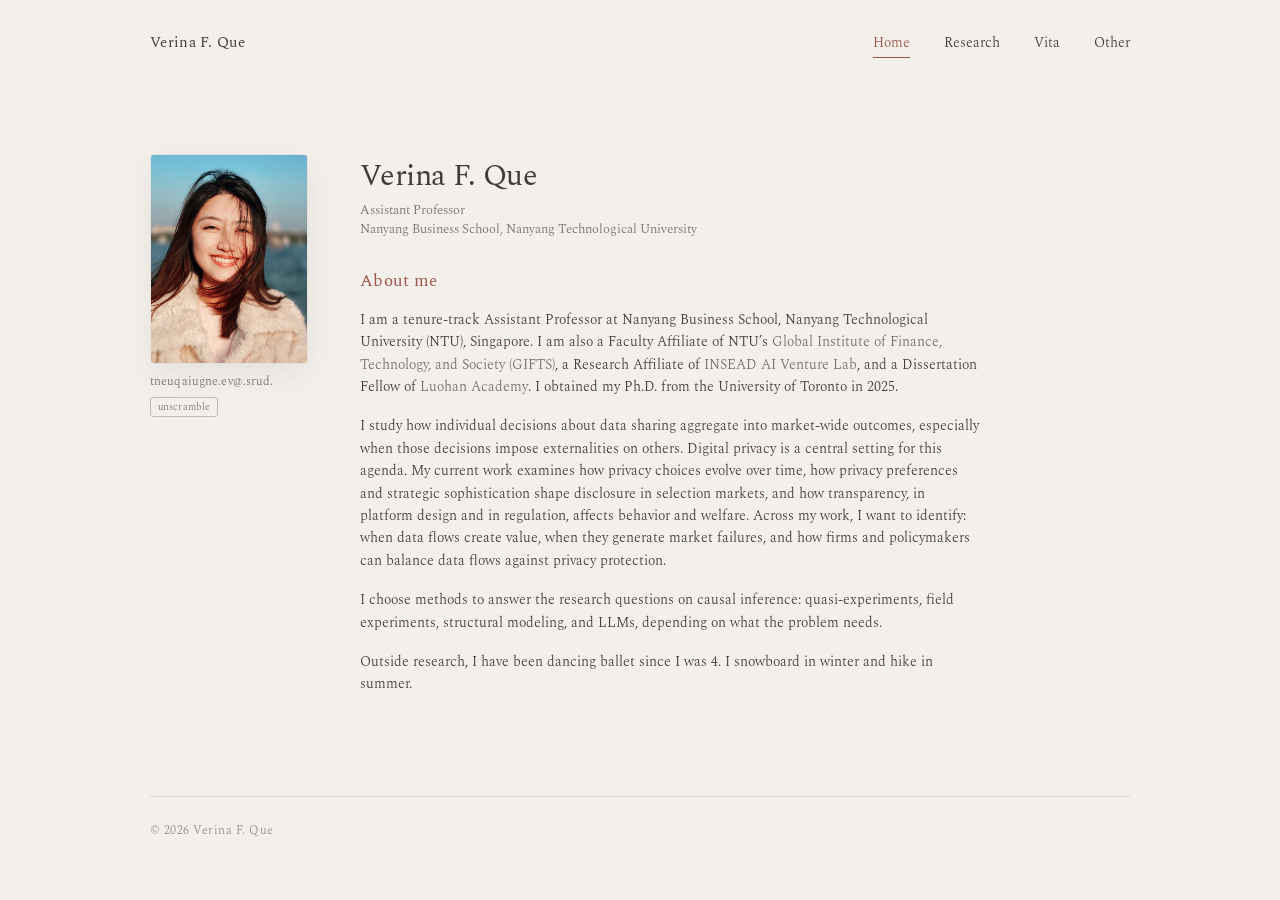
<file: index.html>
<!doctype html>
<html lang="en">
<head>
  <meta charset="utf-8">
  <meta name="viewport" content="width=device-width, initial-scale=1">
  <title>Verina F. Que</title>
  <meta name="description" content="Verina F. Que studies how data and digital technologies reshape markets, consumer welfare, and firm strategy, with particular expertise in digital privacy.">
  <meta name="author" content="Verina F. Que">
  <meta name="theme-color" content="#F3EFEB">
  <link rel="preconnect" href="https://fonts.googleapis.com">
  <link rel="preconnect" href="https://fonts.gstatic.com" crossorigin>
  <link href="https://fonts.googleapis.com/css2?family=Spectral:wght@300;400;500;600&amp;display=swap" rel="stylesheet">
  <link rel="stylesheet" href="assets/css/style.css">
</head>
<body>
  <a class="skip-link" href="#main-content">Skip to content</a>

  <header class="site-header">
    <div class="header-inner">
      <a class="site-mark" href="index.html">Verina F. Que</a>
      <nav class="site-nav" aria-label="Primary navigation">
        <a href="index.html" aria-current="page">Home</a>
        <a href="research.html">Research</a>
        <a href="vita.html">Vita</a>
        <a href="other.html">Other</a>
      </nav>
    </div>
  </header>

  <main class="site-main" id="main-content">
    <section class="home-grid" aria-labelledby="home-title">
      <figure class="portrait-frame">
        <img src="assets/images/verina-que.jpg" alt="Portrait of Verina F. Que by the riverside" width="1200" height="1600">
        <figcaption class="photo-email" aria-label="Email address">
          <span data-email-scramble><noscript>Please enable JavaScript to view email</noscript></span>
        </figcaption>
      </figure>

      <div class="home-intro">
        <h1 id="home-title">Verina F. Que</h1>
        <p class="affiliation">
          <span class="affiliation-role">Assistant Professor</span>
          <span class="affiliation-school">Nanyang Business School, Nanyang Technological University</span>
        </p>

        <h2 class="section-label">About me</h2>
        <p>I am a tenure-track Assistant Professor at Nanyang Business School, Nanyang Technological University (NTU), Singapore. I am also a Faculty Affiliate of NTU’s <a class="quiet-link" href="https://www.ntu.edu.sg/gifts/people" target="_blank" rel="noopener">Global Institute of Finance, Technology, and Society (GIFTS)</a>, a Research Affiliate of <a class="quiet-link" href="https://venture-lab.ai/#research" target="_blank" rel="noopener">INSEAD AI Venture Lab</a>, and a Dissertation Fellow of <a class="quiet-link" href="https://www.luohanacademy.com/en/community/disfellow/" target="_blank" rel="noopener">Luohan Academy</a>. I obtained my Ph.D. from the University of Toronto in 2025.</p>
        <p>I study how individual decisions about data sharing aggregate into market-wide outcomes, especially when those decisions impose externalities on others. Digital privacy is a central setting for this agenda. My current work examines how privacy choices evolve over time, how privacy preferences and strategic sophistication shape disclosure in selection markets, and how transparency, in platform design and in regulation, affects behavior and welfare. Across my work, I want to identify: when data flows create value, when they generate market failures, and how firms and policymakers can balance data flows against privacy protection.</p>
        <p>I choose methods to answer the research questions on causal inference: quasi-experiments, field experiments, structural modeling, and LLMs, depending on what the problem needs.</p>
        <p>Outside research, I have been dancing ballet since I was 4. I snowboard in winter and hike in summer.</p>
      </div>
    </section>
  </main>

  <footer class="site-footer">
    <p>© 2026 Verina F. Que</p>
  </footer>
  <script src="assets/js/site.js?v=20261125-email-plain"></script>
</body>
</html>
</file>
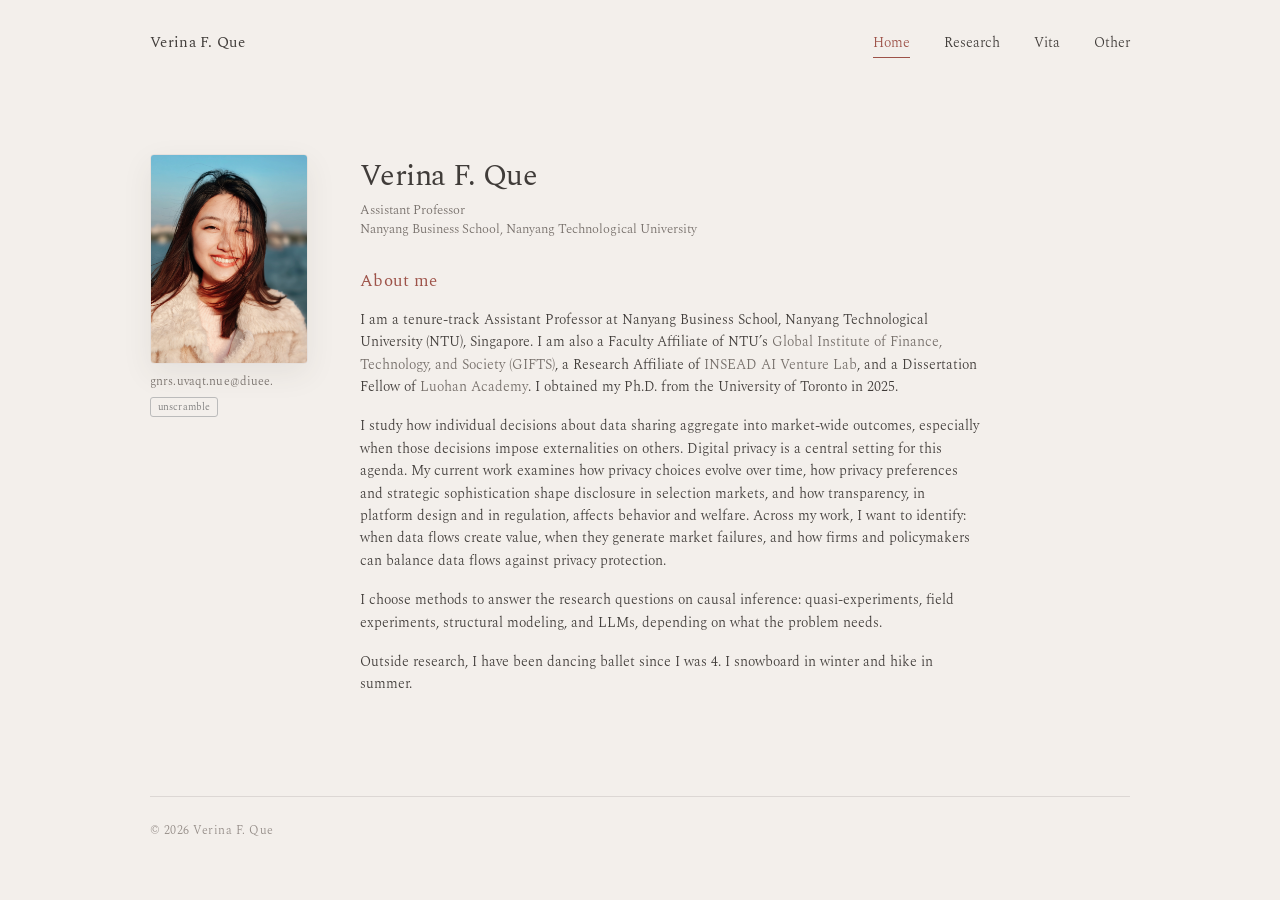
<file: home.html>
<!doctype html>
<html lang="en">
<head>
  <meta charset="utf-8">
  <meta name="viewport" content="width=device-width, initial-scale=1">
  <meta http-equiv="refresh" content="0; url=index.html">
  <title>Verina F. Que</title>
  <link rel="canonical" href="index.html">
</head>
<body>
  <p><a href="index.html">Continue to Home</a></p>
</body>
</html>
</file>
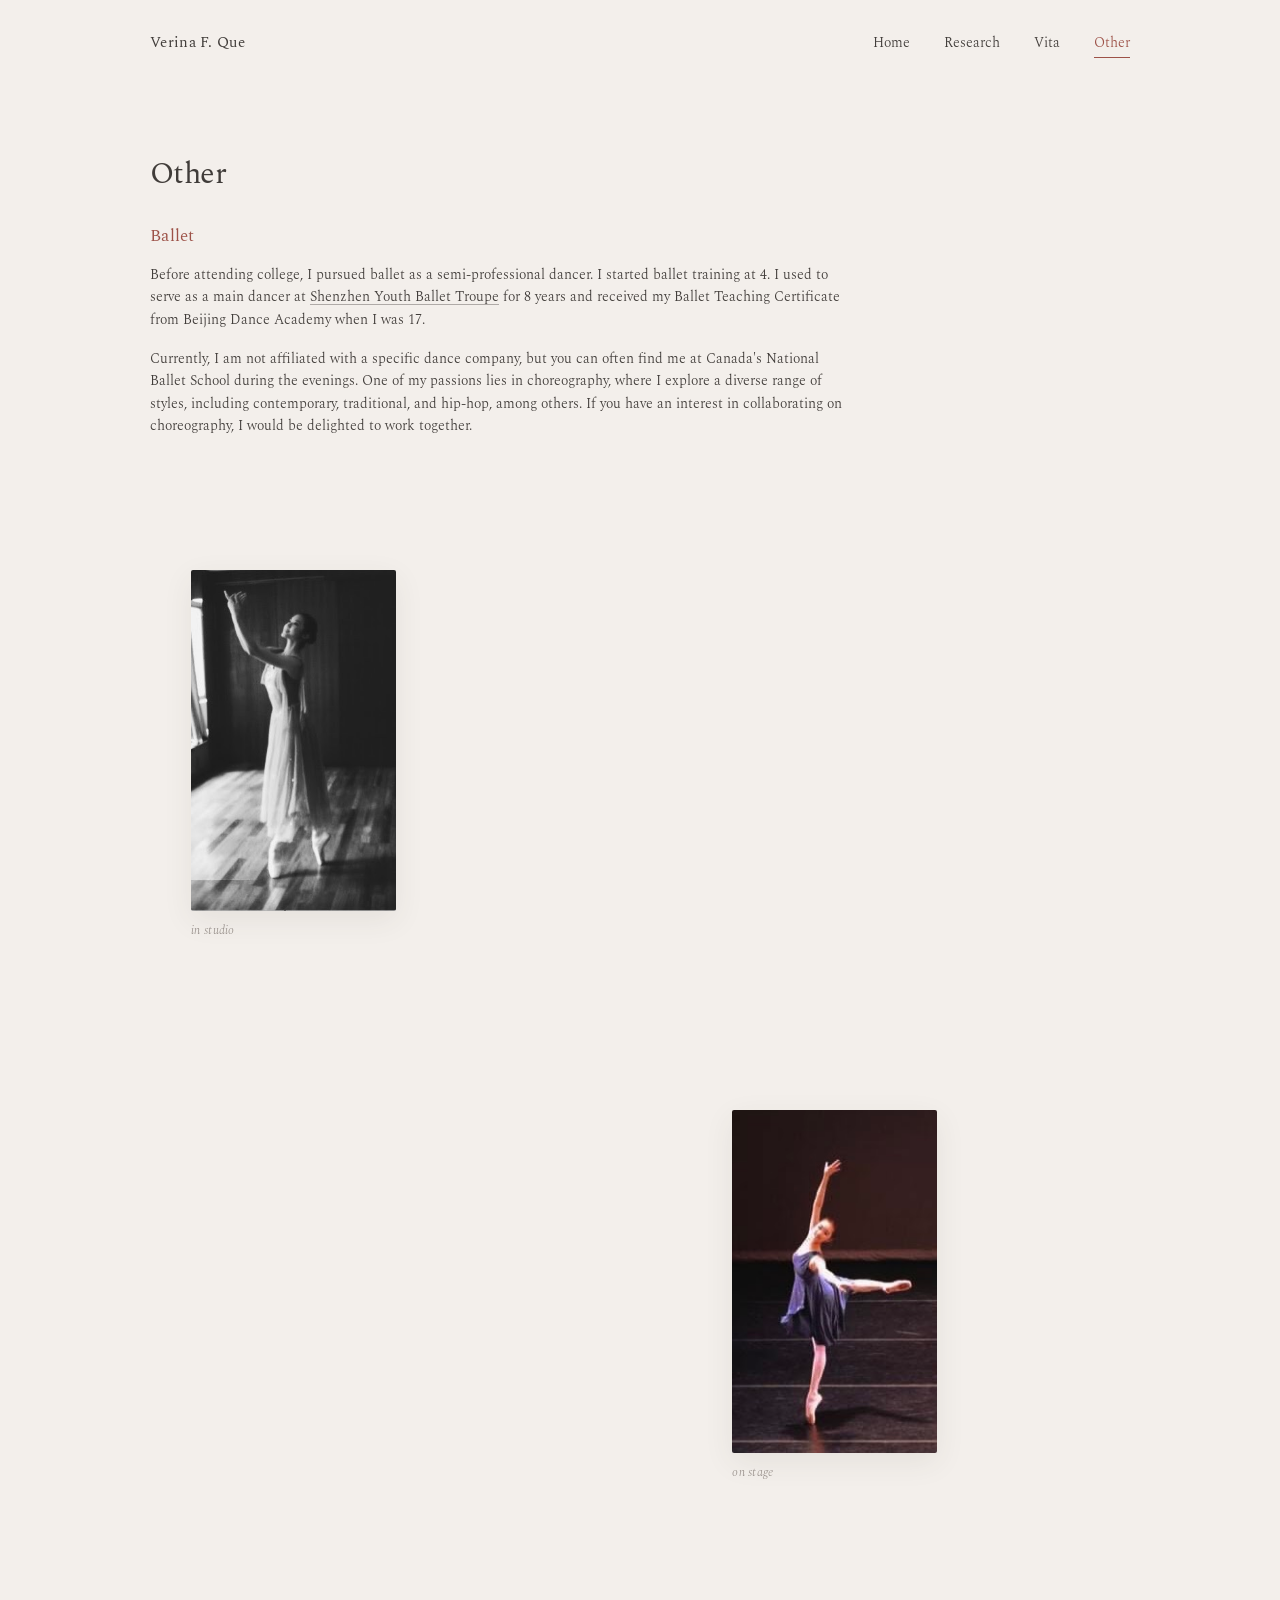
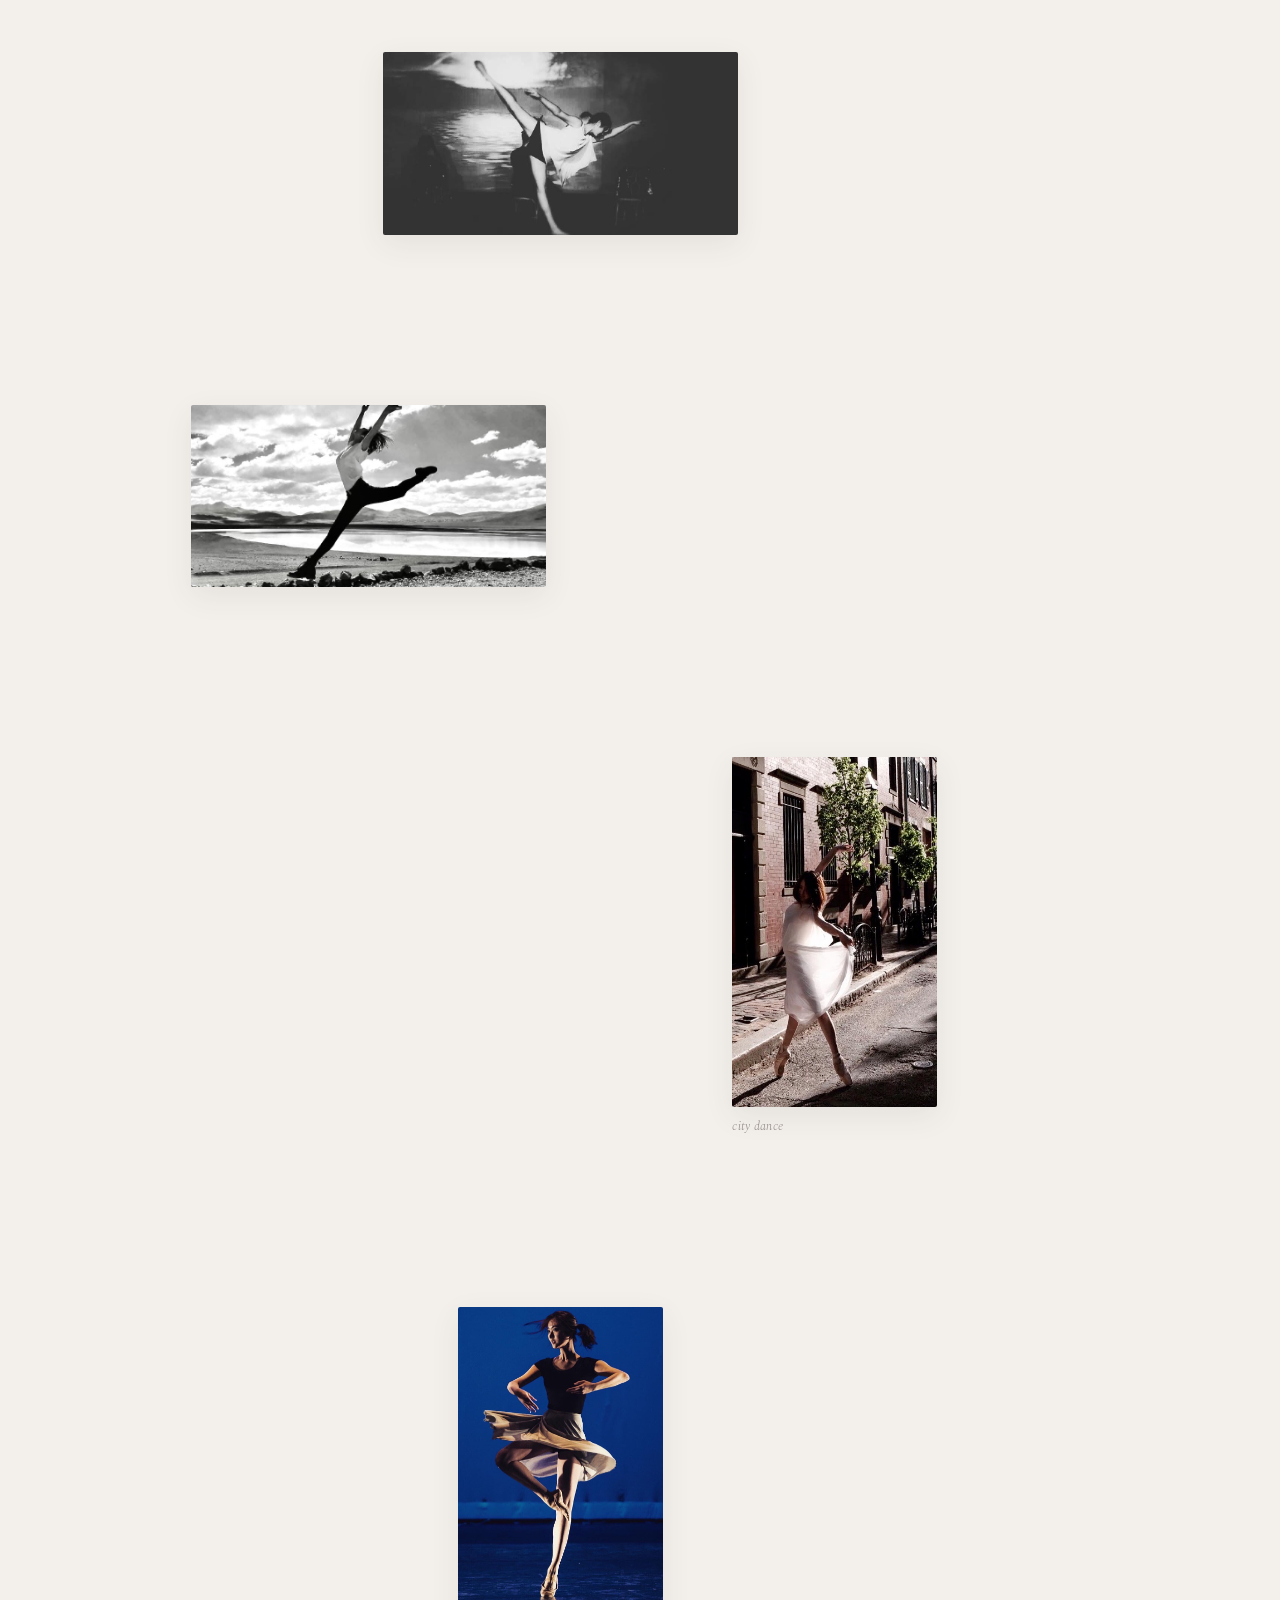
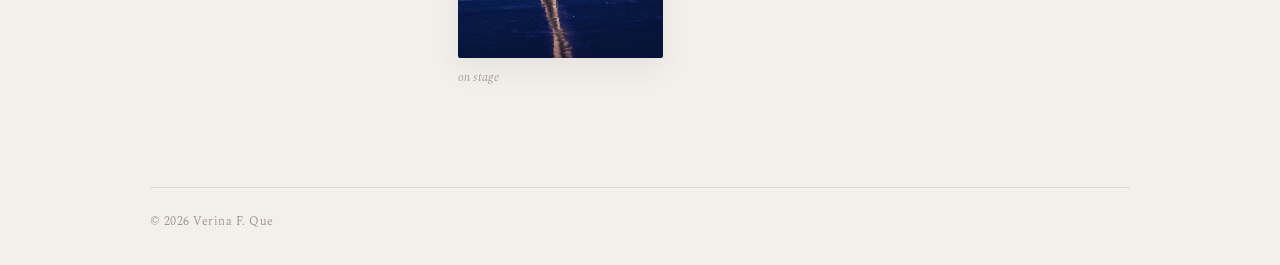
<file: other.html>
<!doctype html>
<html lang="en">
<head>
  <meta charset="utf-8">
  <meta name="viewport" content="width=device-width, initial-scale=1">
  <title>Other | Verina F. Que</title>
  <meta name="description" content="Ballet and choreography by Verina F. Que.">
  <meta name="author" content="Verina F. Que">
  <meta name="theme-color" content="#F3EFEB">
  <link rel="preconnect" href="https://fonts.googleapis.com">
  <link rel="preconnect" href="https://fonts.gstatic.com" crossorigin>
  <link href="https://fonts.googleapis.com/css2?family=Spectral:wght@300;400;500;600&amp;display=swap" rel="stylesheet">
  <link rel="stylesheet" href="assets/css/style.css">
</head>
<body>
  <a class="skip-link" href="#main-content">Skip to content</a>

  <header class="site-header">
    <div class="header-inner">
      <a class="site-mark" href="index.html">Verina F. Que</a>
      <nav class="site-nav" aria-label="Primary navigation">
        <a href="index.html">Home</a>
        <a href="research.html">Research</a>
        <a href="vita.html">Vita</a>
        <a href="other.html" aria-current="page">Other</a>
      </nav>
    </div>
  </header>

  <main class="site-main" id="main-content">
    <section class="other-intro" aria-labelledby="other-title">
      <h1 class="page-title" id="other-title">Other</h1>
      <h2 class="section-label">Ballet</h2>
      <p>Before attending college, I pursued ballet as a semi-professional dancer. I started ballet training at 4. I used to serve as a main dancer at <a href="http://www.szballet.com/MainPlayer.asp" target="_blank" rel="noopener">Shenzhen Youth Ballet Troupe</a> for 8 years and received my Ballet Teaching Certificate from Beijing Dance Academy when I was 17.</p>
      <p>Currently, I am not affiliated with a specific dance company, but you can often find me at Canada's National Ballet School during the evenings. One of my passions lies in choreography, where I explore a diverse range of styles, including contemporary, traditional, and hip-hop, among others. If you have an interest in collaborating on choreography, I would be delighted to work together.</p>
    </section>

    <section class="ballet-gallery" aria-label="Ballet photographs">
      <figure class="ballet-photo photo-portrait photo-left">
        <img src="assets/images/ballet-studio.jpg" alt="Verina dancing en pointe in a sunlit studio" width="302" height="503" loading="lazy">
        <figcaption>in studio</figcaption>
      </figure>

      <figure class="ballet-photo photo-portrait photo-right">
        <img src="assets/images/ballet-stage-classical.jpg" alt="Verina performing a classical variation on stage" width="213" height="356" loading="lazy">
        <figcaption>on stage</figcaption>
      </figure>

      <figure class="ballet-photo photo-landscape photo-center">
        <img src="assets/images/ballet-contemporary.jpg" alt="Verina performing contemporary choreography beside a projected landscape" width="945" height="487" loading="lazy">
        <figcaption class="visually-hidden">Contemporary choreography</figcaption>
      </figure>

      <figure class="ballet-photo photo-landscape photo-left">
        <img src="assets/images/ballet-landscape.jpg" alt="Verina leaping beside a mountain lake" width="807" height="414" loading="lazy">
        <figcaption class="visually-hidden">Dance in the landscape</figcaption>
      </figure>

      <figure class="ballet-photo photo-portrait photo-right">
        <img src="assets/images/ballet-city.jpg" alt="Verina dancing en pointe on a city street" width="368" height="629" loading="lazy">
        <figcaption>city dance</figcaption>
      </figure>

      <figure class="ballet-photo photo-portrait photo-center">
        <img src="assets/images/ballet-stage-blue.jpg" alt="Verina turning on a blue-lit stage" width="805" height="1380" loading="lazy">
        <figcaption>on stage</figcaption>
      </figure>
    </section>
  </main>

  <footer class="site-footer">
    <p>© 2026 Verina F. Que</p>
  </footer>
</body>
</html>
</file>
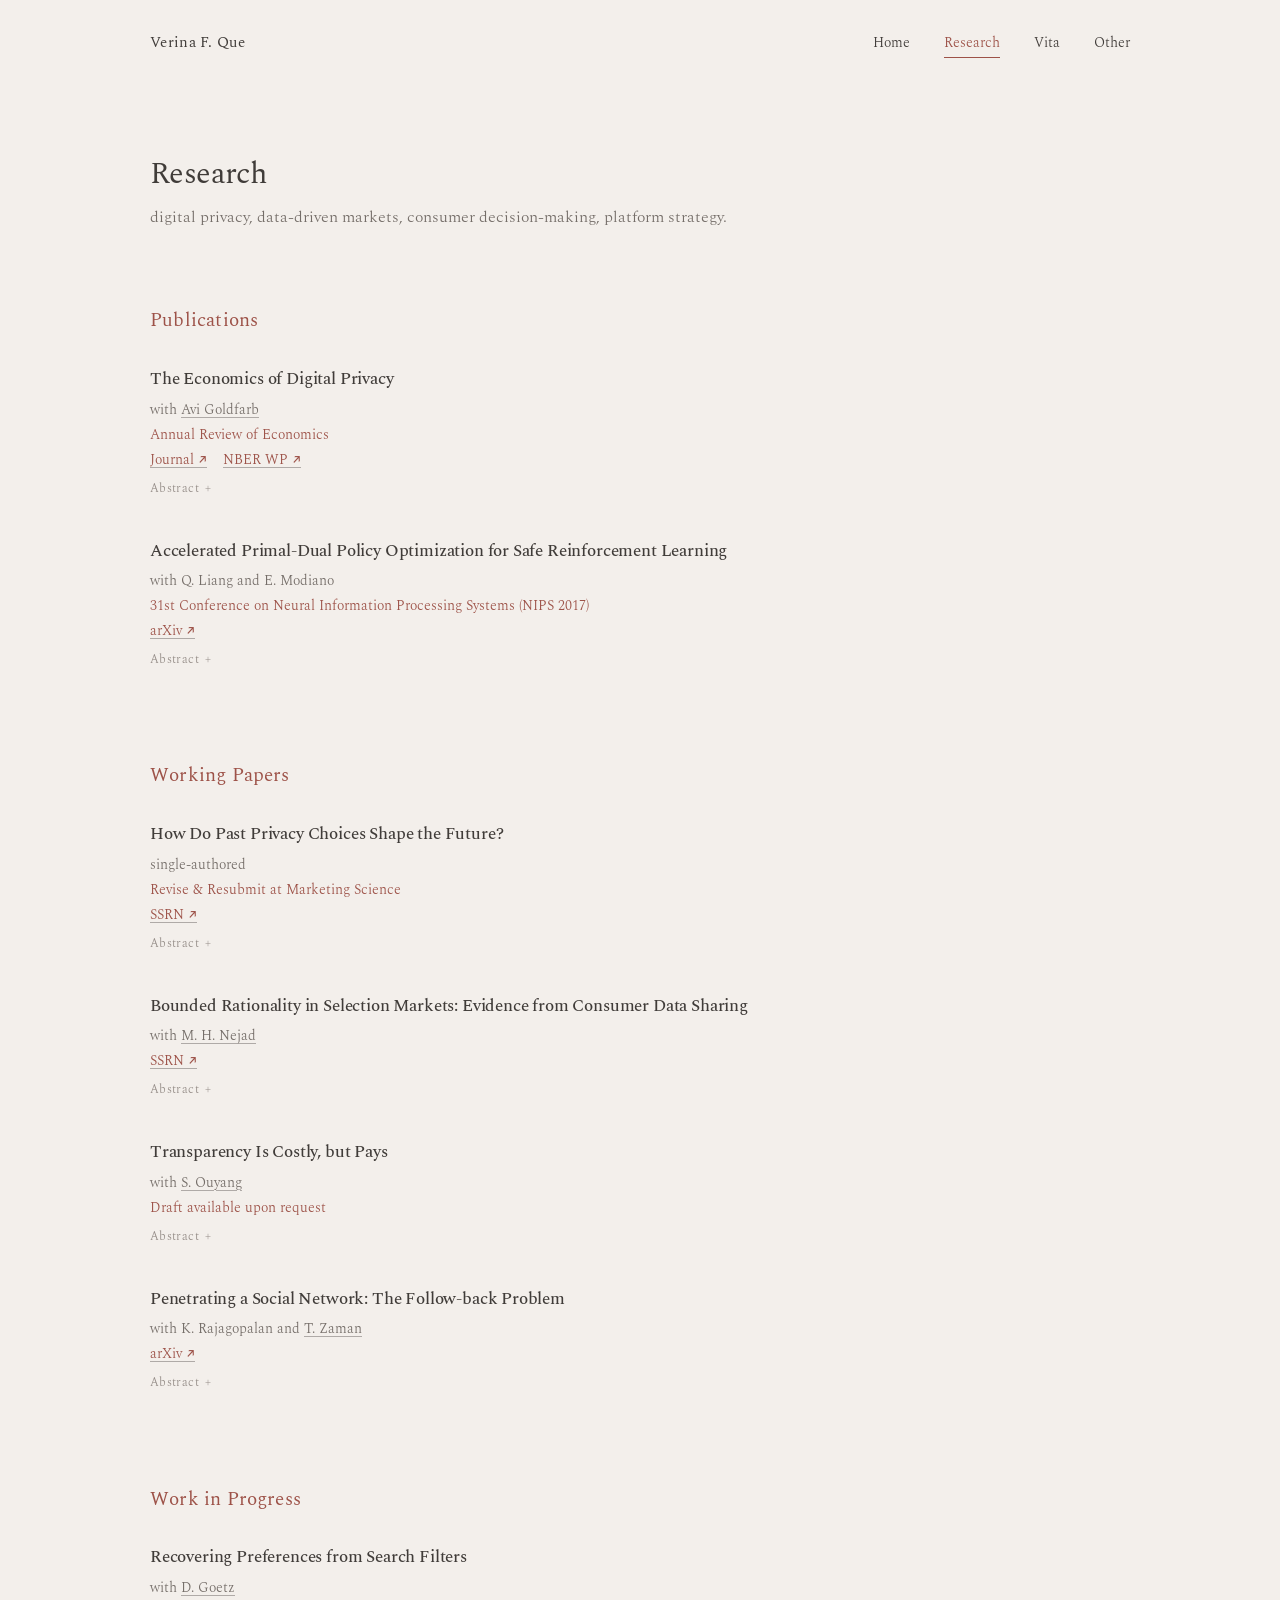
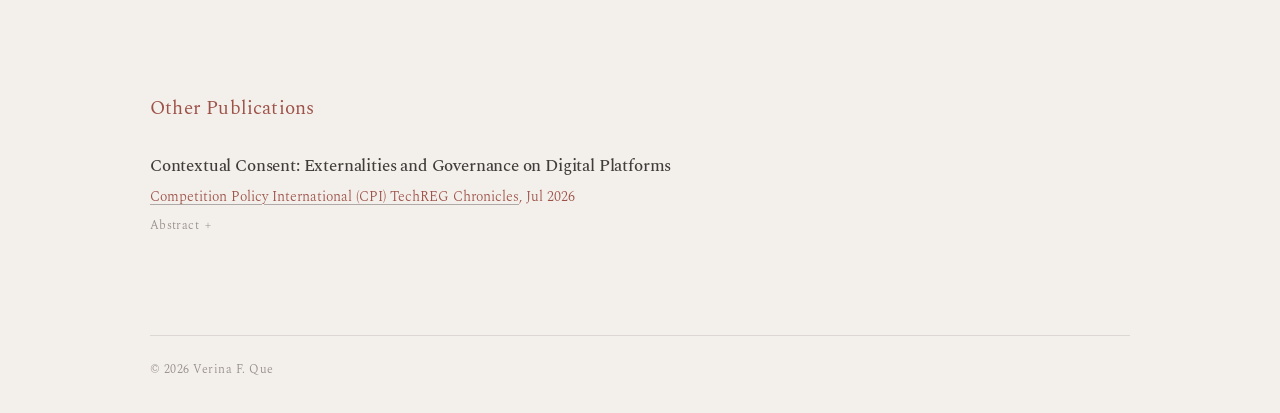
<file: research.html>
<!doctype html>
<html lang="en">
<head>
  <meta charset="utf-8">
  <meta name="viewport" content="width=device-width, initial-scale=1">
  <title>Research | Verina F. Que</title>
  <meta name="description" content="Publications, working papers, work in progress, and other publications by Verina F. Que.">
  <meta name="author" content="Verina F. Que">
  <meta name="theme-color" content="#F3EFEB">
  <link rel="preconnect" href="https://fonts.googleapis.com">
  <link rel="preconnect" href="https://fonts.gstatic.com" crossorigin>
  <link href="https://fonts.googleapis.com/css2?family=Spectral:wght@300;400;500;600&amp;display=swap" rel="stylesheet">
  <link rel="stylesheet" href="assets/css/style.css">
</head>
<body>
  <a class="skip-link" href="#main-content">Skip to content</a>

  <header class="site-header">
    <div class="header-inner">
      <a class="site-mark" href="index.html">Verina F. Que</a>
      <nav class="site-nav" aria-label="Primary navigation">
        <a href="index.html">Home</a>
        <a href="research.html" aria-current="page">Research</a>
        <a href="vita.html">Vita</a>
        <a href="other.html">Other</a>
      </nav>
    </div>
  </header>

  <main class="site-main" id="main-content">
    <header class="page-heading">
      <h1 class="page-title">Research</h1>
      <p class="page-deck">digital privacy, data-driven markets, consumer decision-making, platform strategy.</p>
    </header>

    <div class="research-content">
      <section class="research-section" aria-labelledby="publications-title">
        <h2 id="publications-title">Publications</h2>
        <ol class="paper-list">
          <li class="paper">
            <article>
              <h3 class="paper-title"><a href="https://www.annualreviews.org/doi/abs/10.1146/annurev-economics-082322-014346" target="_blank" rel="noopener">The Economics of Digital Privacy</a></h3>
              <p class="paper-authors">with <a href="https://www.avigoldfarb.com/" target="_blank" rel="noopener">Avi Goldfarb</a></p>
              <p class="paper-status"><span class="journal">Annual Review of Economics</span></p>
              <p class="paper-links">
                <a class="accent-link" href="https://www.annualreviews.org/doi/abs/10.1146/annurev-economics-082322-014346" target="_blank" rel="noopener">Journal ↗</a>
                <a class="accent-link" href="https://www.nber.org/papers/w30943" target="_blank" rel="noopener">NBER WP ↗</a>
              </p>
              <details class="abstract">
                <summary aria-expanded="false">Abstract</summary>
                <p>There has been increasing attention to privacy in the media and in regulatory discussions. This is a consequence of the increased usefulness of digital data. The literature has emphasized the benefits and costs of digital data flows to consumers and firms. The benefits arise in the form of data-driven innovation, higher-quality products and services that match consumer needs, and increased profits. The costs relate to the intrinsic and instrumental values of privacy. Under standard economic assumptions, this framing of a cost-benefit trade-off might suggest little role for regulation beyond ensuring consumers are appropriately informed in a robust competitive environment. The empirical literature thus far has focused on this direct cost-benefit assessment, examining how privacy regulations have affected various market outcomes. However, an increasing body of theory work emphasizes externalities related to data flows. These externalities, both positive and negative, suggest benefits to the targeted regulation of digital privacy.</p>
              </details>
            </article>
          </li>

          <li class="paper">
            <article>
              <h3 class="paper-title"><a href="https://arxiv.org/abs/1802.06480" target="_blank" rel="noopener">Accelerated Primal-Dual Policy Optimization for Safe Reinforcement Learning</a></h3>
              <p class="paper-authors">with Q. Liang and E. Modiano</p>
              <p class="paper-status"><span class="journal">31st Conference on Neural Information Processing Systems (NIPS 2017)</span></p>
              <p class="paper-links"><a class="accent-link" href="https://arxiv.org/abs/1802.06480" target="_blank" rel="noopener">arXiv ↗</a></p>
              <details class="abstract">
                <summary aria-expanded="false">Abstract</summary>
                <p>Constrained Markov Decision Process (CMDP) is a natural framework for reinforcement learning tasks with safety constraints, where agents learn a policy that maximizes the long-term reward while satisfying the constraints on the long-term cost. A canonical approach for solving CMDPs is the primal-dual method which updates parameters in primal and dual spaces in turn. Existing methods for CMDPs only use on-policy data for dual updates, which results in sample inefficiency and slow convergence. In this paper, we propose a policy search method for CMDPs called Accelerated Primal-Dual Optimization (APDO), which incorporates an off-policy trained dual variable in the dual update procedure while updating the policy in primal space with on-policy likelihood ratio gradient. Experimental results on a simulated robot locomotion task show that APDO achieves better sample efficiency and faster convergence than state-of-the-art approaches for CMDPs.</p>
              </details>
            </article>
          </li>
        </ol>
      </section>

      <section class="research-section" aria-labelledby="working-papers-title">
        <h2 id="working-papers-title">Working Papers</h2>
        <ol class="paper-list">
          <li class="paper">
            <article>
              <h3 class="paper-title"><a href="https://papers.ssrn.com/abstract=6432042" target="_blank" rel="noopener">How Do Past Privacy Choices Shape the Future?</a></h3>
              <p class="paper-authors">single-authored</p>
              <p class="paper-status"><span class="highlight">Revise &amp; Resubmit at Marketing Science</span></p>
              <p class="paper-links"><a class="accent-link" href="https://papers.ssrn.com/abstract=6432042" target="_blank" rel="noopener">SSRN ↗</a></p>
              <details class="abstract">
                <summary aria-expanded="false">Abstract</summary>
                <p>Understanding consumer privacy choices is important because firms trade off the competing goals of data access and privacy protection. This paper demonstrates that past privacy choices affect consumers’ current privacy choices. Such state-dependent choices suggest that privacy choices can have externalities within a platform in which one app's data requests can affect the ability of other apps to collect data. Specifically, I use a consumer-level panel to investigate data consent decisions by consumers on Alipay, a major digital platform that connects users and third-party apps. Taking advantage of a natural experiment that encourages users to accept data requests, I find that the probability of rejecting the next request declines 15%. This effect decays over time, is larger for users who did not previously look over the privacy terms, and is larger when the next request is in a weak preference service context, categorized by a large language model (LLM). The effect does not differ by whether the specific data requested in consecutive data consent decisions is the same nor by the overall rate of data consent given by the consumer. Overall, I interpret these results to suggest that the externalities arising from state-dependent data consent choices are temporary. Nevertheless, they can positively or negatively impact the ability of apps to collect data, and therefore platforms have incentives to encourage apps to provide consumer-friendly data request designs.</p>
              </details>
            </article>
          </li>

          <li class="paper">
            <article>
              <h3 class="paper-title"><a href="https://papers.ssrn.com/sol3/papers.cfm?abstract_id=7103499" target="_blank" rel="noopener">Bounded Rationality in Selection Markets: Evidence from Consumer Data Sharing</a></h3>
              <p class="paper-authors">with <a href="https://www.mohaddesehheydarinejad.com/" target="_blank" rel="noopener">M. H. Nejad</a></p>
              <p class="paper-links"><a class="accent-link" href="https://papers.ssrn.com/sol3/papers.cfm?abstract_id=7103499" target="_blank" rel="noopener">SSRN ↗</a></p>
              <details class="abstract">
                <summary aria-expanded="false">Abstract</summary>
                <p>Privacy regulation relies on informed consent, delegating consumer protection to consumer choice. But the payoff to sharing depends on how firms use data and on who else shares, so disclosure is a strategic decision, and consumers differ in their ability to reason through it. This paper studies how bounded rationality affects the welfare consequences of privacy policies that improve information or individual sophistication, such as national campaign. We model data disclosure as a simultaneous strategic game in which a consumer’s payoff depends on both firm use of the data and the composition of the pool that agrees to share. We estimate a cognitive-hierarchy model using a data-sharing study fielded through the Dutch LISS panel, in which 3,598 respondents rated their trust in nine organizations and made a real decision whether to share their data with academic researchers. The estimates imply substantial heterogeneity in strategic sophistication: most consumers do not fully internalize the strategic consequences of disclosure, and beliefs about downstream data use differ sharply across organizations. We then evaluate a transparency policy that improves consumers’ understanding of disclosure and shifts the population toward higher cognitive sophistication. The policy generates a direct welfare gain for previously naive consumers by correcting their disclosure mistakes, but it also induces adverse selection in the disclosure pool, lowering realized payoffs through an equilibrium channel. This sorting creates a privacy externality whose extent is bounded by the cognitive distribution. Whether transparency increases average welfare, therefore, depends on the joint distribution of cognitive types and data values in the population.</p>
              </details>
            </article>
          </li>

          <li class="paper">
            <article>
              <h3 class="paper-title">Transparency Is Costly, but Pays</h3>
              <p class="paper-authors">with <a href="https://www.shumiaoouyang.com/" target="_blank" rel="noopener">S. Ouyang</a></p>
              <p class="paper-status"><span class="highlight">Draft available upon request</span></p>
              <details class="abstract">
                <summary aria-expanded="false">Abstract</summary>
                <p>Platforms increasingly offer privacy controls, but does being transparent about these controls help or hurt the platform? We conduct a large-scale field experiment on one of the largest global platforms, with over 8,000 users, in which the treatment group receives information highlighting centralized data authorization tools, while the control group does not. Using field experiment and difference-in-differences specifications, we find that the treated group exhibits both higher direct engagement with the privacy tools and higher downstream platform engagement and trust. First, direct engagement with the privacy tools substantially increases. Second, downstream platform engagement and trust increase, with page views, active duration, and asset balances all rising, while contextual app-level data consent decisions remain unchanged at users' own privacy preference levels. Third, the direct and downstream effects are driven by distinct user segments: tool usage increases are concentrated among low-knowledge users (closing an awareness gap), while engagement and trust increases are concentrated among intrinsically privacy-sensitive users (consistent with enhanced perceived control). Consumers bear real privacy costs on platforms. Transparency decreases these costs by improving the decision environment through greater perceived control and clarity, while leaving consent-level data sharing with third-party apps unaffected. Transparency pays.</p>
              </details>
            </article>
          </li>

          <li class="paper">
            <article>
              <h3 class="paper-title"><a href="https://arxiv.org/abs/1804.02608" target="_blank" rel="noopener">Penetrating a Social Network: The Follow-back Problem</a></h3>
              <p class="paper-authors">with K. Rajagopalan and <a href="https://som.yale.edu/faculty-research/faculty-directory/tauhid-zaman" target="_blank" rel="noopener">T. Zaman</a></p>
              <p class="paper-links"><a class="accent-link" href="https://arxiv.org/abs/1804.02608" target="_blank" rel="noopener">arXiv ↗</a></p>
              <details class="abstract">
                <summary aria-expanded="false">Abstract</summary>
                <p>Online platforms enable firms, creators, and communities to grow by initiating lightweight interactions (e.g., following and resharing) that may lead users to reciprocate. Because reciprocation depends not only on a target user’s attributes but also on endogenous social proof created by previously acquired connections, outreach is a sequential decision problem on a directed network. We study the follow-back problem: given a set of target users and a budget of outreach actions, choose an interaction sequence to maximize the expected number of targets who follow back. Using a large set of real platform interactions, we find that the degree of the target and the size of the mutual neighborhood of the agent and target in the network affect the probability of a target following an agent. Based on our empirical findings, we then propose a model for targets following an agent. Using this model, we solve the follow-back problem exactly on directed acyclic graphs and derive a closed-form expression for the expected number of follows an agent receives under the optimal policy. We then formulate the follow-back problem on an arbitrary graph as an integer program. To evaluate our integer-program-based policies, we conduct simulations on real social network topologies. The results show that our policies substantially outperform random and centrality-based policies, revealing that effective growth strategies prioritize high-susceptibility “stepping-stone” users who create overlap with high-value targets rather than globally central users.</p>
              </details>
            </article>
          </li>
        </ol>
      </section>

      <section class="research-section" aria-labelledby="work-in-progress-title">
        <h2 id="work-in-progress-title">Work in Progress</h2>
        <ol class="paper-list">
          <li class="paper">
            <article>
              <h3 class="paper-title">Recovering Preferences from Search Filters</h3>
              <p class="paper-authors">with <a href="https://www.dtgoetz.com/" target="_blank" rel="noopener">D. Goetz</a></p>
            </article>
          </li>
        </ol>
      </section>

      <section class="research-section" aria-labelledby="other-publications-title">
        <h2 id="other-publications-title">Other Publications</h2>
        <ol class="paper-list">
          <li class="paper">
            <article>
              <h3 class="paper-title"><a href="https://www.pymnts.com/cpi-posts/contextual-consent-externalities-and-governance-on-digital-platforms/" target="_blank" rel="noopener">Contextual Consent: Externalities and Governance on Digital Platforms</a></h3>
              <p class="paper-status"><span class="journal"><a href="https://www.pymnts.com/cpi_category/techreg-chronicle-july-2026/" target="_blank" rel="noopener">Competition Policy International (CPI) TechREG Chronicles</a>, Jul 2026</span></p>
              <details class="abstract">
                <summary aria-expanded="false">Abstract</summary>
                <p>Privacy law evaluates consent one prompt at a time. On digital platforms that view is incomplete: users meet repeated requests through a shared interface, and each choice can shift the next. This article treats consent as a platform-mediated market process, using panel data from a leading global all-round service platform together with a randomized field experiment in the same environment. What a screen-by-screen focus misses is that consent decisions do not stay local; they spill across the platform through two externalities. The first is a cross-app externality: one app’s data request can shift the user’s later consent rate for another app’s request. The second is a trust externality: poorly designed or hard-to-reverse consent affects not just one authorization but also users’ trust in the platform environment. Better consent infrastructure redirects data toward firms users genuinely trust and away from those that profit on friction, turning privacy into a dimension of quality competition rather than a compliance cost.</p>
              </details>
            </article>
          </li>
        </ol>
      </section>
    </div>
  </main>

  <footer class="site-footer">
    <p>© 2026 Verina F. Que</p>
  </footer>
  <script src="assets/js/site.js?v=20261125-email-plain"></script>
</body>
</html>
</file>
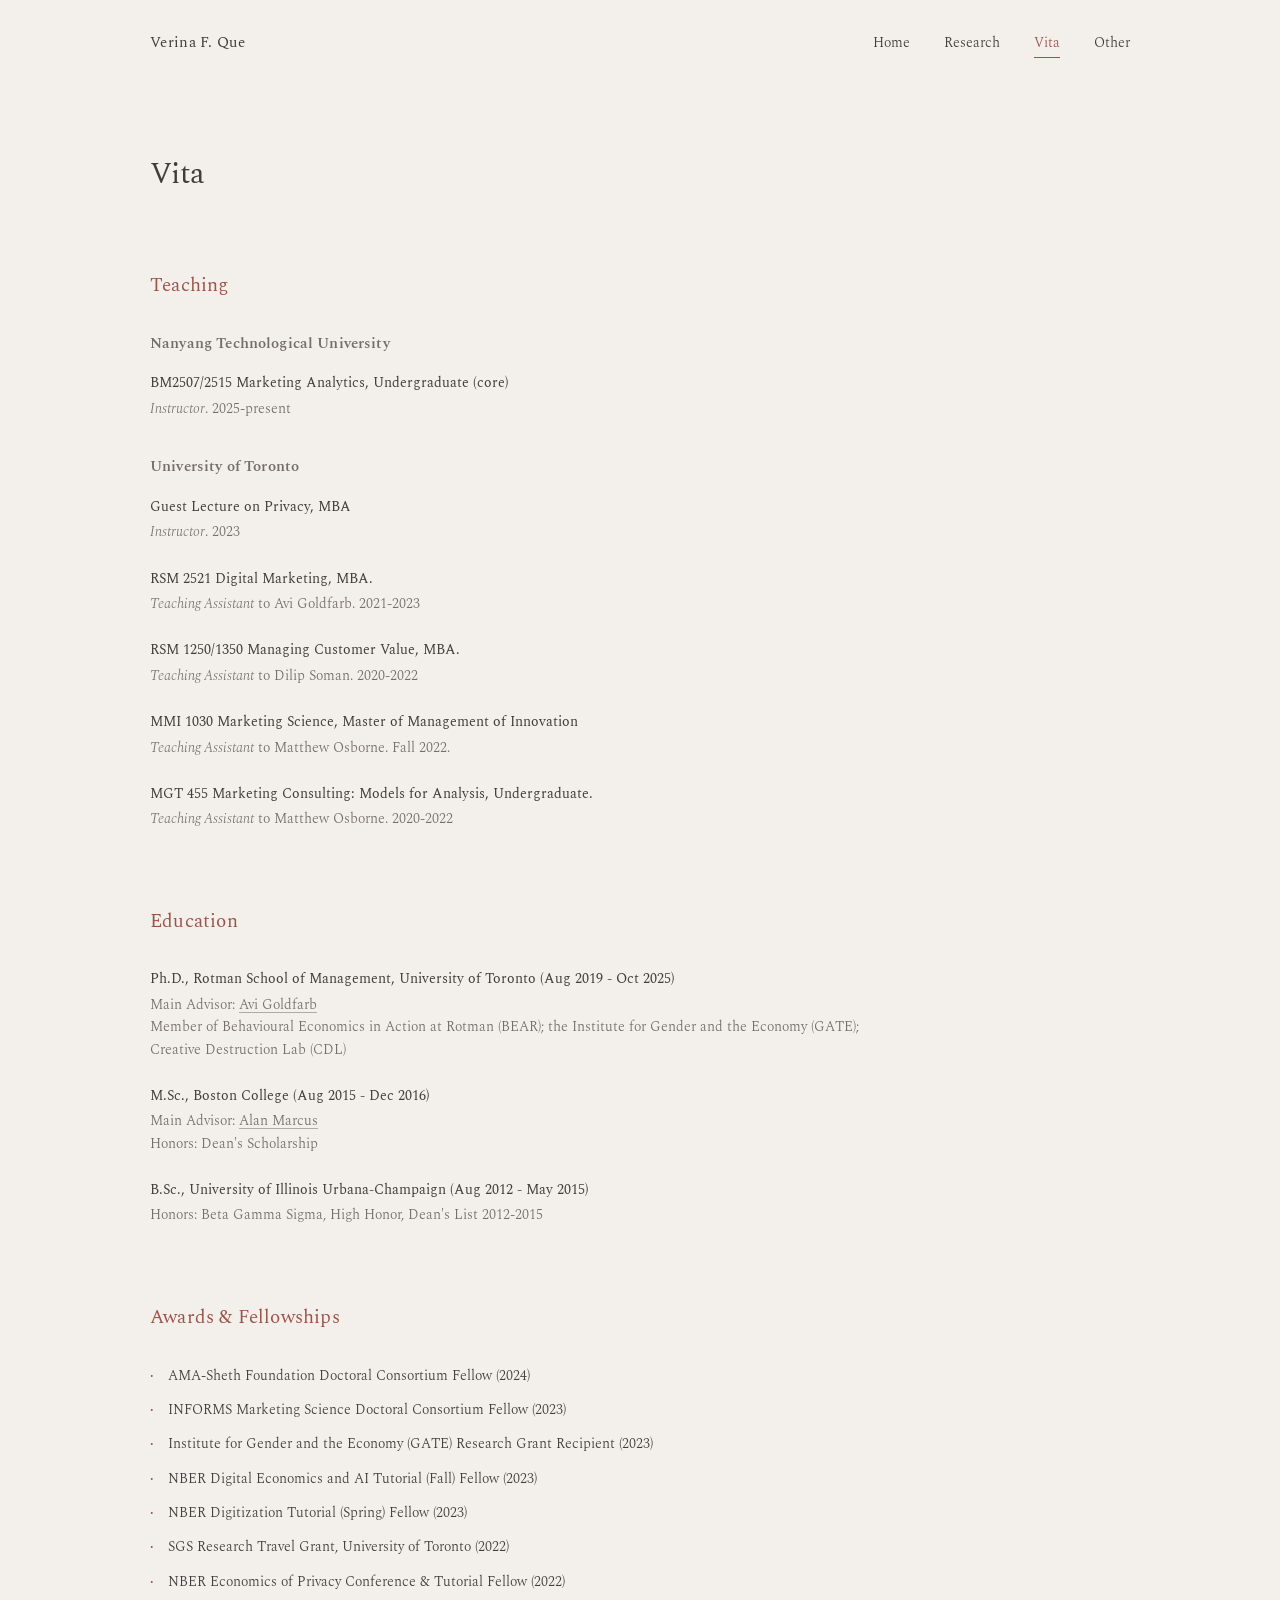
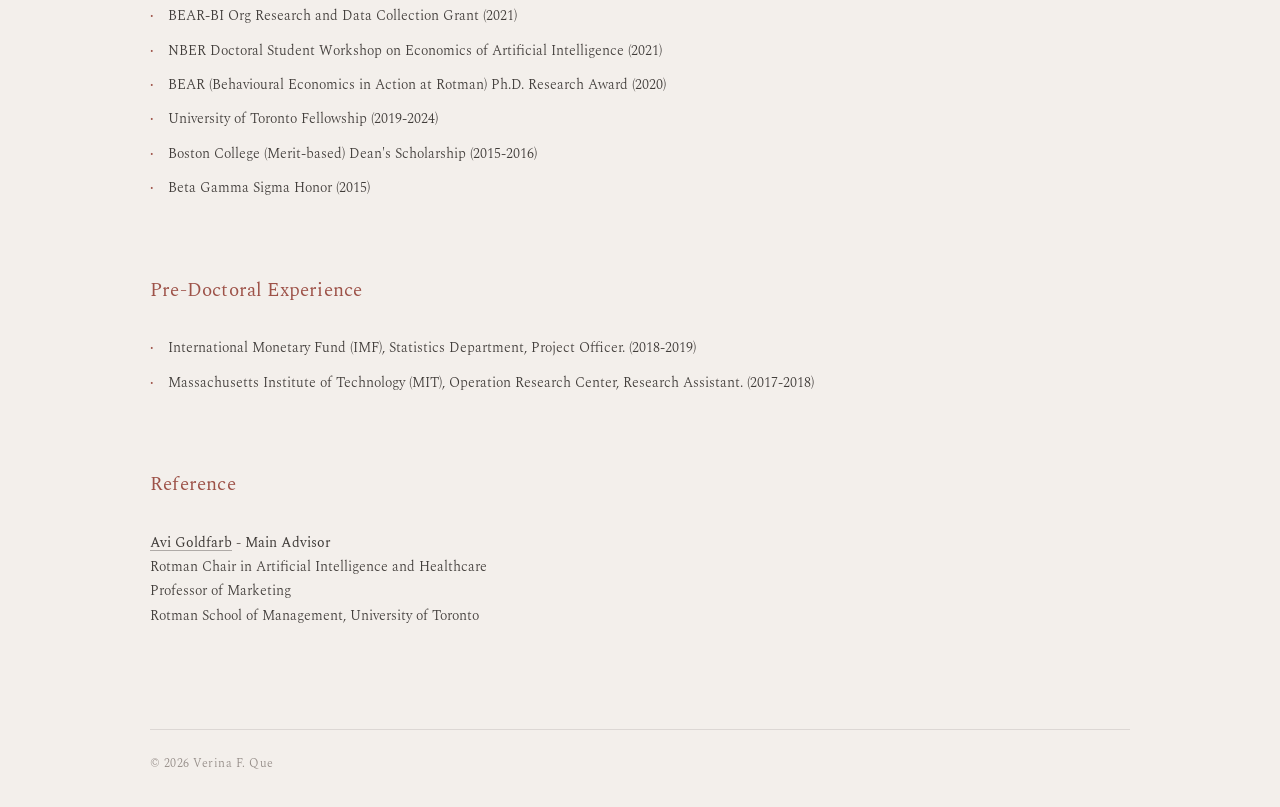
<file: vita.html>
<!doctype html>
<html lang="en">
<head>
  <meta charset="utf-8">
  <meta name="viewport" content="width=device-width, initial-scale=1">
  <title>Vita | Verina F. Que</title>
  <meta name="description" content="Awards, teaching, education, experience, and reference information for Verina F. Que.">
  <meta name="author" content="Verina F. Que">
  <meta name="theme-color" content="#F3EFEB">
  <link rel="preconnect" href="https://fonts.googleapis.com">
  <link rel="preconnect" href="https://fonts.gstatic.com" crossorigin>
  <link href="https://fonts.googleapis.com/css2?family=Spectral:wght@300;400;500;600&amp;display=swap" rel="stylesheet">
  <link rel="stylesheet" href="assets/css/style.css">
</head>
<body>
  <a class="skip-link" href="#main-content">Skip to content</a>

  <header class="site-header">
    <div class="header-inner">
      <a class="site-mark" href="index.html">Verina F. Que</a>
      <nav class="site-nav" aria-label="Primary navigation">
        <a href="index.html">Home</a>
        <a href="research.html">Research</a>
        <a href="vita.html" aria-current="page">Vita</a>
        <a href="other.html">Other</a>
      </nav>
    </div>
  </header>

  <main class="site-main" id="main-content">
    <header class="page-heading">
      <h1 class="page-title">Vita</h1>
    </header>

    <div class="vita-content">
      <section class="vita-section" aria-labelledby="teaching-title">
        <h2 id="teaching-title">Teaching</h2>
        <div class="teaching-group">
          <h3 class="institution-heading">Nanyang Technological University</h3>
          <ul class="teaching-list">
            <li>
              <p class="vita-item-title">BM2507/2515 Marketing Analytics, Undergraduate (core)</p>
              <p class="vita-item-detail"><em>Instructor</em>. 2025-present</p>
            </li>
          </ul>
        </div>

        <div class="teaching-group">
          <h3 class="institution-heading">University of Toronto</h3>
          <ul class="teaching-list">
            <li>
              <p class="vita-item-title">Guest Lecture on Privacy, MBA</p>
              <p class="vita-item-detail"><em>Instructor</em>. 2023</p>
            </li>
            <li>
              <p class="vita-item-title">RSM 2521 Digital Marketing, MBA.</p>
              <p class="vita-item-detail"><em>Teaching Assistant</em> to Avi Goldfarb. 2021-2023</p>
            </li>
            <li>
              <p class="vita-item-title">RSM 1250/1350 Managing Customer Value, MBA.</p>
              <p class="vita-item-detail"><em>Teaching Assistant</em> to Dilip Soman. 2020-2022</p>
            </li>
            <li>
              <p class="vita-item-title">MMI 1030 Marketing Science, Master of Management of Innovation</p>
              <p class="vita-item-detail"><em>Teaching Assistant</em> to Matthew Osborne. Fall 2022.</p>
            </li>
            <li>
              <p class="vita-item-title">MGT 455 Marketing Consulting: Models for Analysis, Undergraduate.</p>
              <p class="vita-item-detail"><em>Teaching Assistant</em> to Matthew Osborne. 2020-2022</p>
            </li>
          </ul>
        </div>
      </section>

      <section class="vita-section" aria-labelledby="education-title">
        <h2 id="education-title">Education</h2>
        <ul class="education-list">
          <li>
            <p class="vita-item-title">Ph.D., Rotman School of Management, University of Toronto (Aug 2019 - Oct 2025)</p>
            <p class="vita-item-detail">Main Advisor: <a href="https://www.avigoldfarb.com/" target="_blank" rel="noopener">Avi Goldfarb</a></p>
            <p class="vita-item-detail">Member of Behavioural Economics in Action at Rotman (BEAR); the Institute for Gender and the Economy (GATE); Creative Destruction Lab (CDL)</p>
          </li>
          <li>
            <p class="vita-item-title">M.Sc., Boston College (Aug 2015 - Dec 2016)</p>
            <p class="vita-item-detail">Main Advisor: <a href="https://www.bc.edu/bc-web/schools/carroll-school/faculty-research/faculty-directory/alan-marcus.html" target="_blank" rel="noopener">Alan Marcus</a></p>
            <p class="vita-item-detail">Honors: Dean's Scholarship</p>
          </li>
          <li>
            <p class="vita-item-title">B.Sc., University of Illinois Urbana-Champaign (Aug 2012 - May 2015)</p>
            <p class="vita-item-detail">Honors: Beta Gamma Sigma, High Honor, Dean's List 2012-2015</p>
          </li>
        </ul>
      </section>

      <section class="vita-section" aria-labelledby="awards-title">
        <h2 id="awards-title">Awards &amp; Fellowships</h2>
        <ul class="vita-list">
          <li>AMA-Sheth Foundation Doctoral Consortium Fellow (2024)</li>
          <li>INFORMS Marketing Science Doctoral Consortium Fellow (2023)</li>
          <li>Institute for Gender and the Economy (GATE) Research Grant Recipient (2023)</li>
          <li>NBER Digital Economics and AI Tutorial (Fall) Fellow (2023)</li>
          <li>NBER Digitization Tutorial (Spring) Fellow (2023)</li>
          <li>SGS Research Travel Grant, University of Toronto (2022)</li>
          <li>NBER Economics of Privacy Conference &amp; Tutorial Fellow (2022)</li>
          <li>BEAR-BI Org Research and Data Collection Grant (2021)</li>
          <li>NBER Doctoral Student Workshop on Economics of Artificial Intelligence (2021)</li>
          <li>BEAR (Behavioural Economics in Action at Rotman) Ph.D. Research Award (2020)</li>
          <li>University of Toronto Fellowship (2019-2024)</li>
          <li>Boston College (Merit-based) Dean's Scholarship (2015-2016)</li>
          <li>Beta Gamma Sigma Honor (2015)</li>
        </ul>
      </section>

      <section class="vita-section" aria-labelledby="predoc-title">
        <h2 id="predoc-title">Pre-Doctoral Experience</h2>
        <ul class="vita-list">
          <li>International Monetary Fund (IMF), Statistics Department, Project Officer. (2018-2019)</li>
          <li>Massachusetts Institute of Technology (MIT), Operation Research Center, Research Assistant. (2017-2018)</li>
        </ul>
      </section>

      <section class="vita-section" aria-labelledby="reference-title">
        <h2 id="reference-title">Reference</h2>
        <div class="reference-card">
          <p class="reference-name"><a href="https://www.avigoldfarb.com/" target="_blank" rel="noopener">Avi Goldfarb</a> - Main Advisor</p>
          <p>Rotman Chair in Artificial Intelligence and Healthcare</p>
          <p>Professor of Marketing</p>
          <p>Rotman School of Management, University of Toronto</p>
        </div>
      </section>
    </div>
  </main>

  <footer class="site-footer">
    <p>© 2026 Verina F. Que</p>
  </footer>
</body>
</html>
</file>
<file: assets/css/style.css>
:root {
  --background: #F3EFEB;
  --text: #403c39;
  --muted: #746d68;
  --faint: #938b86;
  --accent: #9D5248;
  --line: rgba(64, 60, 57, 0.13);
  --page-width: 980px;
  --reading-width: 720px;
}

*,
*::before,
*::after {
  box-sizing: border-box;
}

html {
  scroll-behavior: smooth;
}

body {
  margin: 0;
  background: var(--background);
  color: var(--text);
  font: 300 16px/1.6 Spectral, Georgia, serif;
  -webkit-font-smoothing: antialiased;
  text-rendering: optimizeLegibility;
}

img {
  display: block;
  max-width: 100%;
}

a {
  color: inherit;
  text-decoration-color: rgba(64, 60, 57, 0.38);
  text-decoration-thickness: 1px;
  text-underline-offset: 0.18em;
  transition: color 160ms ease, text-decoration-color 160ms ease;
}

a:hover {
  color: var(--muted);
  text-decoration-color: currentColor;
}

.quiet-link {
  color: var(--muted);
  text-decoration: none;
}

.quiet-link:hover {
  color: var(--text);
  text-decoration: none;
}

a:focus-visible,
button:focus-visible,
summary:focus-visible {
  outline: 2px solid var(--accent);
  outline-offset: 4px;
}

p,
h1,
h2,
h3,
figure,
ul,
ol {
  margin-top: 0;
}

.skip-link {
  position: fixed;
  top: 10px;
  left: 10px;
  z-index: 20;
  padding: 7px 12px;
  background: var(--text);
  color: var(--background);
  transform: translateY(-150%);
}

.skip-link:focus {
  transform: translateY(0);
}

.site-header {
  width: min(calc(100% - 40px), var(--page-width));
  margin: 0 auto;
  padding: 28px 0 20px;
}

.header-inner {
  display: flex;
  align-items: baseline;
  gap: 28px;
}

.site-mark {
  margin-right: auto;
  font-weight: 400;
  font-size: 15px;
  letter-spacing: 0.02em;
  text-decoration: none;
}

.site-nav {
  display: flex;
  justify-content: flex-end;
  gap: clamp(18px, 3vw, 34px);
}

.site-nav a {
  position: relative;
  padding: 4px 0;
  font-size: 14px;
  text-decoration: none;
}

.site-nav a::after {
  position: absolute;
  right: 0;
  bottom: 0;
  left: 0;
  height: 1px;
  background: var(--accent);
  content: "";
  opacity: 0;
  transform: scaleX(0.6);
  transition: opacity 160ms ease, transform 160ms ease;
}

.site-nav a:hover::after,
.site-nav a[aria-current="page"]::after {
  opacity: 1;
  transform: scaleX(1);
}

.site-nav a[aria-current="page"] {
  color: var(--accent);
}

.site-main {
  width: min(calc(100% - 40px), var(--page-width));
  min-height: calc(100vh - 190px);
  margin: 0 auto;
  padding: clamp(34px, 7vw, 76px) 0 100px;
}

.site-footer {
  width: min(calc(100% - 40px), var(--page-width));
  margin: 0 auto;
  padding: 24px 0 34px;
  border-top: 1px solid var(--line);
  color: var(--faint);
  font-size: 12px;
  letter-spacing: 0.04em;
}

.site-footer p {
  margin-bottom: 0;
}

/* Home */
.home-grid {
  display: grid;
  grid-template-columns: 158px minmax(0, 1fr);
  gap: clamp(24px, 4.5vw, 52px);
  align-items: start;
}

.portrait-frame {
  width: 158px;
  margin: 0;
}

.portrait-frame img {
  width: 158px;
  height: 210px;
  object-fit: cover;
  object-position: center 30%;
  border: 1px solid rgba(64, 60, 57, 0.08);
  border-radius: 4px;
  box-shadow: 0 10px 30px rgba(64, 60, 57, 0.08);
}

.photo-email {
  margin-top: 9px;
  color: var(--muted);
  font: 300 12px/1.45 Spectral, Georgia, serif;
  letter-spacing: 0.01em;
  white-space: nowrap;
}

.email-unscramble {
  appearance: none;
  display: block;
  margin: 6px 0 0;
  padding: 2px 7px;
  border: 1px solid #bbb;
  border-radius: 3px;
  background: transparent;
  color: #777;
  cursor: pointer;
  font: inherit;
  font-size: 10px;
  line-height: 1.4;
  letter-spacing: inherit;
}

.email-unscramble:hover {
  border-color: #999;
  color: #666;
}

.home-intro {
  max-width: 620px;
  padding-top: 2px;
}

.home-intro h1,
.page-title {
  margin-bottom: 4px;
  font: 400 30px/1.35 Spectral, Georgia, serif;
  letter-spacing: -0.02em;
}

.affiliation {
  margin-bottom: 30px;
  color: var(--muted);
  font-size: 13px;
  line-height: 1.5;
}

.affiliation-role,
.affiliation-school {
  display: block;
}

.affiliation-school {
  white-space: nowrap;
}

.section-label {
  margin-bottom: 16px;
  color: var(--accent);
  font: 400 17px/1.35 Spectral, Georgia, serif;
  letter-spacing: 0.015em;
}

.home-intro p:not(.affiliation),
.other-intro p {
  margin-bottom: 17px;
  font: 300 14px/1.6 Spectral, Georgia, serif;
}

.home-intro p:last-child {
  margin-bottom: 0;
}

/* Shared page heading */
.page-heading {
  max-width: var(--reading-width);
  margin-bottom: clamp(54px, 8vw, 78px);
}

.page-heading .page-title {
  margin-bottom: 10px;
}

.page-deck {
  max-width: 620px;
  margin-bottom: 0;
  color: var(--muted);
}

/* Research */
.research-content {
  max-width: var(--reading-width);
}

.research-section {
  margin-bottom: clamp(68px, 9vw, 94px);
}

.research-section:last-child {
  margin-bottom: 0;
}

.research-section > h2,
.vita-section > h2 {
  margin-bottom: 34px;
  color: var(--accent);
  font: 400 19px/1.35 Spectral, Georgia, serif;
  letter-spacing: 0.01em;
}

.paper-list {
  display: grid;
  gap: 42px;
  margin: 0;
  padding: 0;
  list-style: none;
}

.paper-title {
  margin-bottom: 7px;
  font: 500 17px/1.38 Spectral, Georgia, serif;
  letter-spacing: -0.01em;
}

.paper-title a {
  text-decoration: none;
}

.paper-authors,
.paper-status,
.paper-links {
  margin-bottom: 4px;
  color: var(--muted);
  font-size: 14px;
  line-height: 1.5;
}

.paper-status .highlight,
.journal,
.paper-links .accent-link,
.accent-link {
  color: var(--accent);
}

.paper-links a {
  margin-right: 12px;
}

.abstract {
  margin-top: 9px;
}

.abstract summary {
  width: max-content;
  color: var(--faint);
  cursor: pointer;
  font-size: 12px;
  letter-spacing: 0.03em;
  list-style: none;
}

.abstract summary::-webkit-details-marker {
  display: none;
}

.abstract summary::after {
  display: inline-block;
  margin-left: 6px;
  content: "+";
}

.abstract[open] summary::after {
  content: "−";
}

.abstract p {
  margin: 14px 0 0;
  padding-top: 14px;
  border-top: 1px solid var(--line);
  color: var(--muted);
  font-size: 14px;
  line-height: 1.68;
  text-align: justify;
}

/* Vita */
.vita-content {
  max-width: var(--reading-width);
  font: 300 14px/1.6 Spectral, Georgia, serif;
}

.vita-section {
  margin-bottom: clamp(58px, 8vw, 78px);
}

.vita-section:last-child {
  margin-bottom: 0;
}

.vita-list,
.teaching-list,
.education-list {
  margin: 0;
  padding: 0;
  list-style: none;
}

.vita-list {
  display: grid;
  gap: 12px;
}

.vita-list li {
  position: relative;
  padding-left: 18px;
}

.vita-list li::before {
  position: absolute;
  top: 0;
  left: 0;
  color: var(--accent);
  content: "·";
  font-weight: 600;
}

.teaching-list,
.education-list {
  display: grid;
  gap: 24px;
}

.teaching-group + .teaching-group {
  margin-top: 36px;
}

.institution-heading {
  margin-bottom: 18px;
  color: var(--muted);
  font: 600 15px/1.45 Spectral, Georgia, serif;
  letter-spacing: 0.01em;
}

.vita-item-title {
  margin-bottom: 3px;
  font-weight: 400;
}

.vita-item-detail {
  margin-bottom: 0;
  color: var(--muted);
  font-size: 14px;
}

.reference-card p {
  margin-bottom: 2px;
}

.reference-name {
  font-weight: 400;
}

/* Other */
.other-intro {
  max-width: 700px;
  margin-bottom: clamp(84px, 13vw, 132px);
}

.other-intro .page-title {
  margin-bottom: 30px;
}

.ballet-gallery {
  max-width: 820px;
}

.ballet-photo {
  width: fit-content;
  max-width: 100%;
  margin-top: 0;
  margin-bottom: clamp(96px, 16vw, 170px);
}

.ballet-photo:last-child {
  margin-bottom: 0;
}

.ballet-photo img {
  height: auto;
  border-radius: 2px;
  box-shadow: 0 9px 30px rgba(64, 60, 57, 0.08);
}

.ballet-photo figcaption {
  margin-top: 10px;
  color: var(--faint);
  font-size: 12px;
  font-style: italic;
  letter-spacing: 0.025em;
}

.photo-left {
  margin-right: auto;
  margin-left: 5%;
}

.photo-center {
  margin-right: auto;
  margin-left: auto;
}

.photo-right {
  margin-right: 4%;
  margin-left: auto;
}

.photo-portrait img {
  width: clamp(150px, 20vw, 205px);
}

.photo-landscape img {
  width: clamp(250px, 38vw, 355px);
}

.visually-hidden {
  position: absolute !important;
  width: 1px !important;
  height: 1px !important;
  padding: 0 !important;
  margin: -1px !important;
  overflow: hidden !important;
  clip: rect(0, 0, 0, 0) !important;
  white-space: nowrap !important;
  border: 0 !important;
}

@media (max-width: 820px) and (min-width: 721px) {
  .home-grid {
    grid-template-columns: 148px minmax(0, 1fr);
  }

  .portrait-frame,
  .portrait-frame img {
    width: 148px;
  }

  .portrait-frame img {
    height: 197px;
  }
}

@media (max-width: 720px) {
  .site-header,
  .site-main,
  .site-footer {
    width: min(calc(100% - 32px), var(--page-width));
  }

  .site-header {
    padding-top: 20px;
  }

  .header-inner {
    align-items: center;
    gap: 14px;
  }

  .site-mark {
    font-size: 14px;
  }

  .site-nav {
    gap: 15px;
  }

  .site-nav a {
    font-size: 13px;
  }

  .site-main {
    padding-top: 34px;
    padding-bottom: 74px;
  }

  .home-grid {
    grid-template-columns: 1fr;
    gap: 34px;
  }

  .portrait-frame {
    width: 120px;
  }

  .portrait-frame img {
    width: 120px;
    height: 159px;
  }

  .home-intro h1,
  .page-title {
    font-size: 26px;
  }

  .affiliation-school {
    white-space: normal;
  }

  .page-heading {
    margin-bottom: 48px;
  }

  .research-section,
  .vita-section {
    margin-bottom: 60px;
  }

  .research-section > h2,
  .vita-section > h2 {
    margin-bottom: 27px;
    font-size: 18px;
  }

  .paper-list {
    gap: 36px;
  }

  .paper {
    padding-left: 27px;
  }

  .abstract p {
    text-align: left;
  }

  .other-intro {
    margin-bottom: 76px;
  }

  .ballet-photo {
    margin-bottom: 84px;
  }

  .photo-left {
    margin-left: 0;
  }

  .photo-right {
    margin-right: 0;
  }
}

@media (max-width: 500px) {
  .header-inner {
    display: block;
  }

  .site-mark {
    display: none;
  }

  .site-nav {
    justify-content: space-between;
    width: 100%;
  }

  .site-nav a {
    font-size: 12.5px;
  }
}

@media (prefers-reduced-motion: reduce) {
  html {
    scroll-behavior: auto;
  }

  *,
  *::before,
  *::after {
    transition-duration: 0.01ms !important;
    animation-duration: 0.01ms !important;
    animation-iteration-count: 1 !important;
  }
}
</file>
